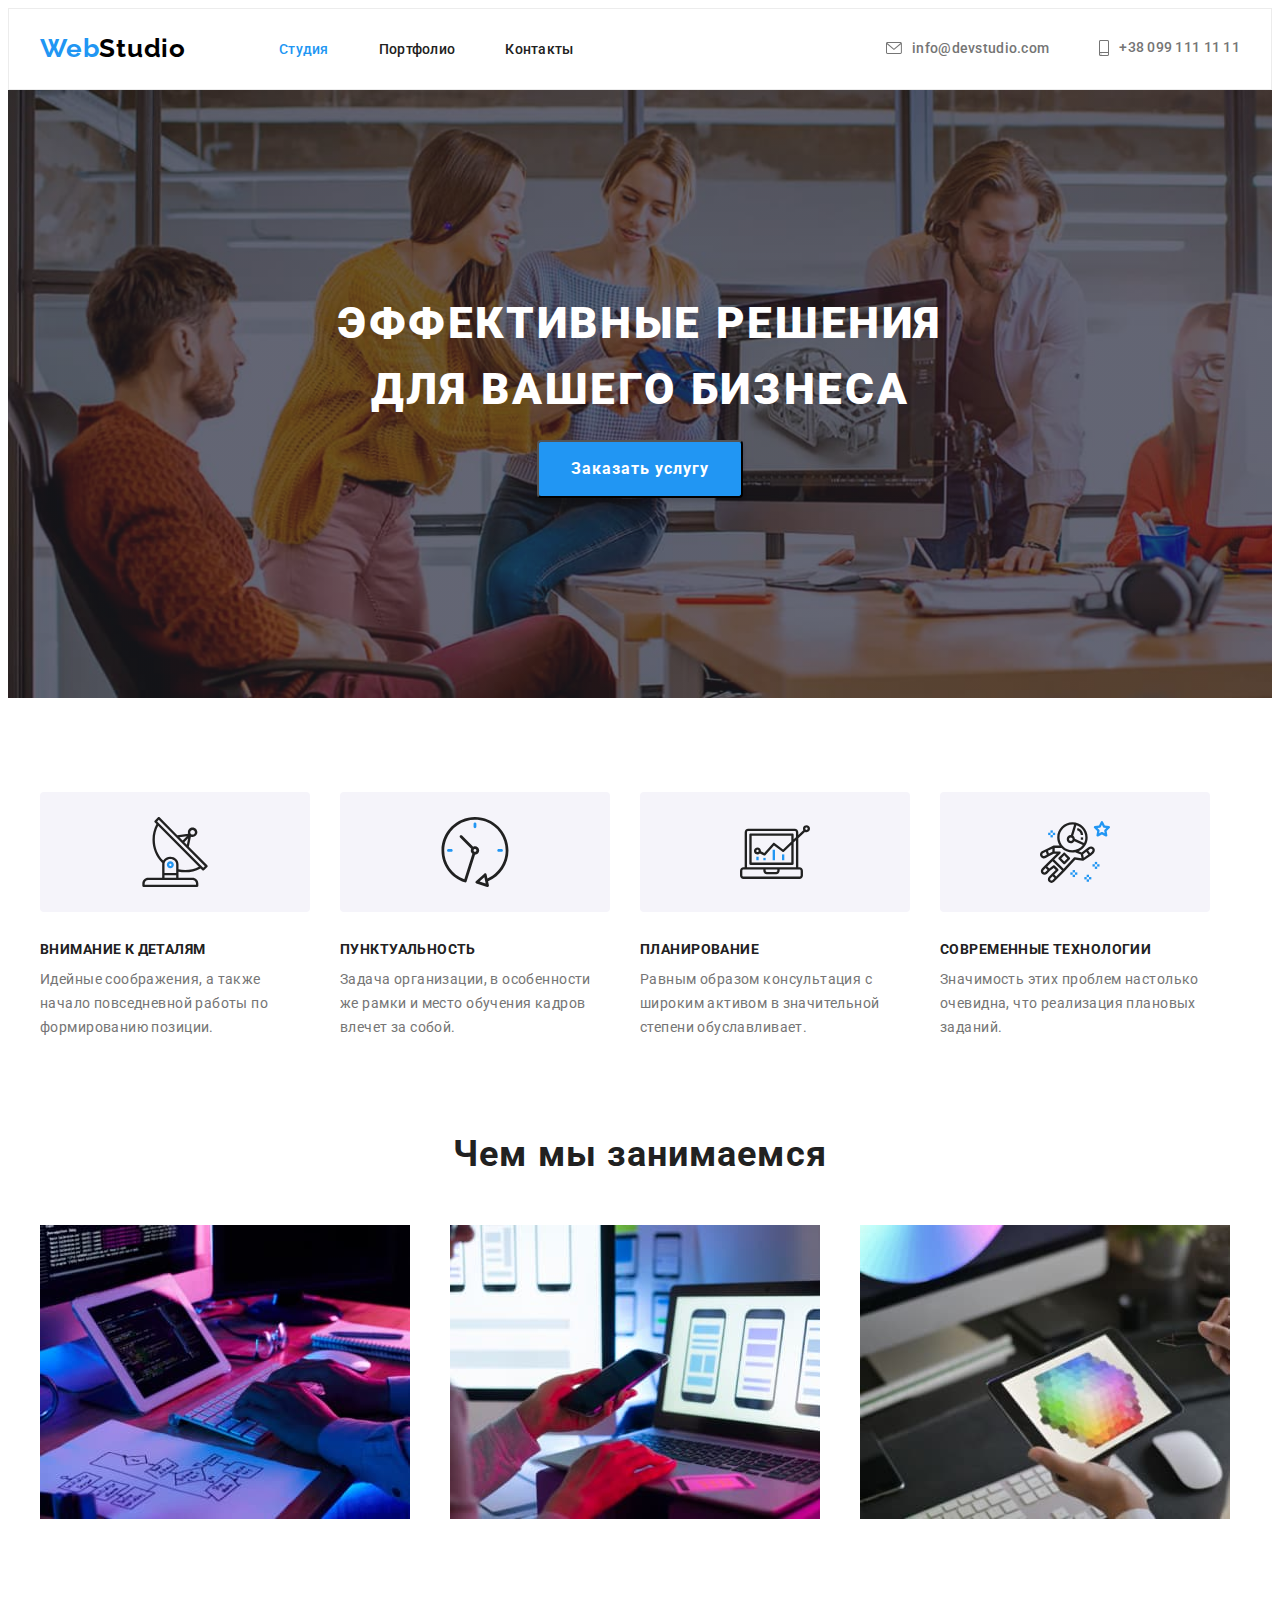
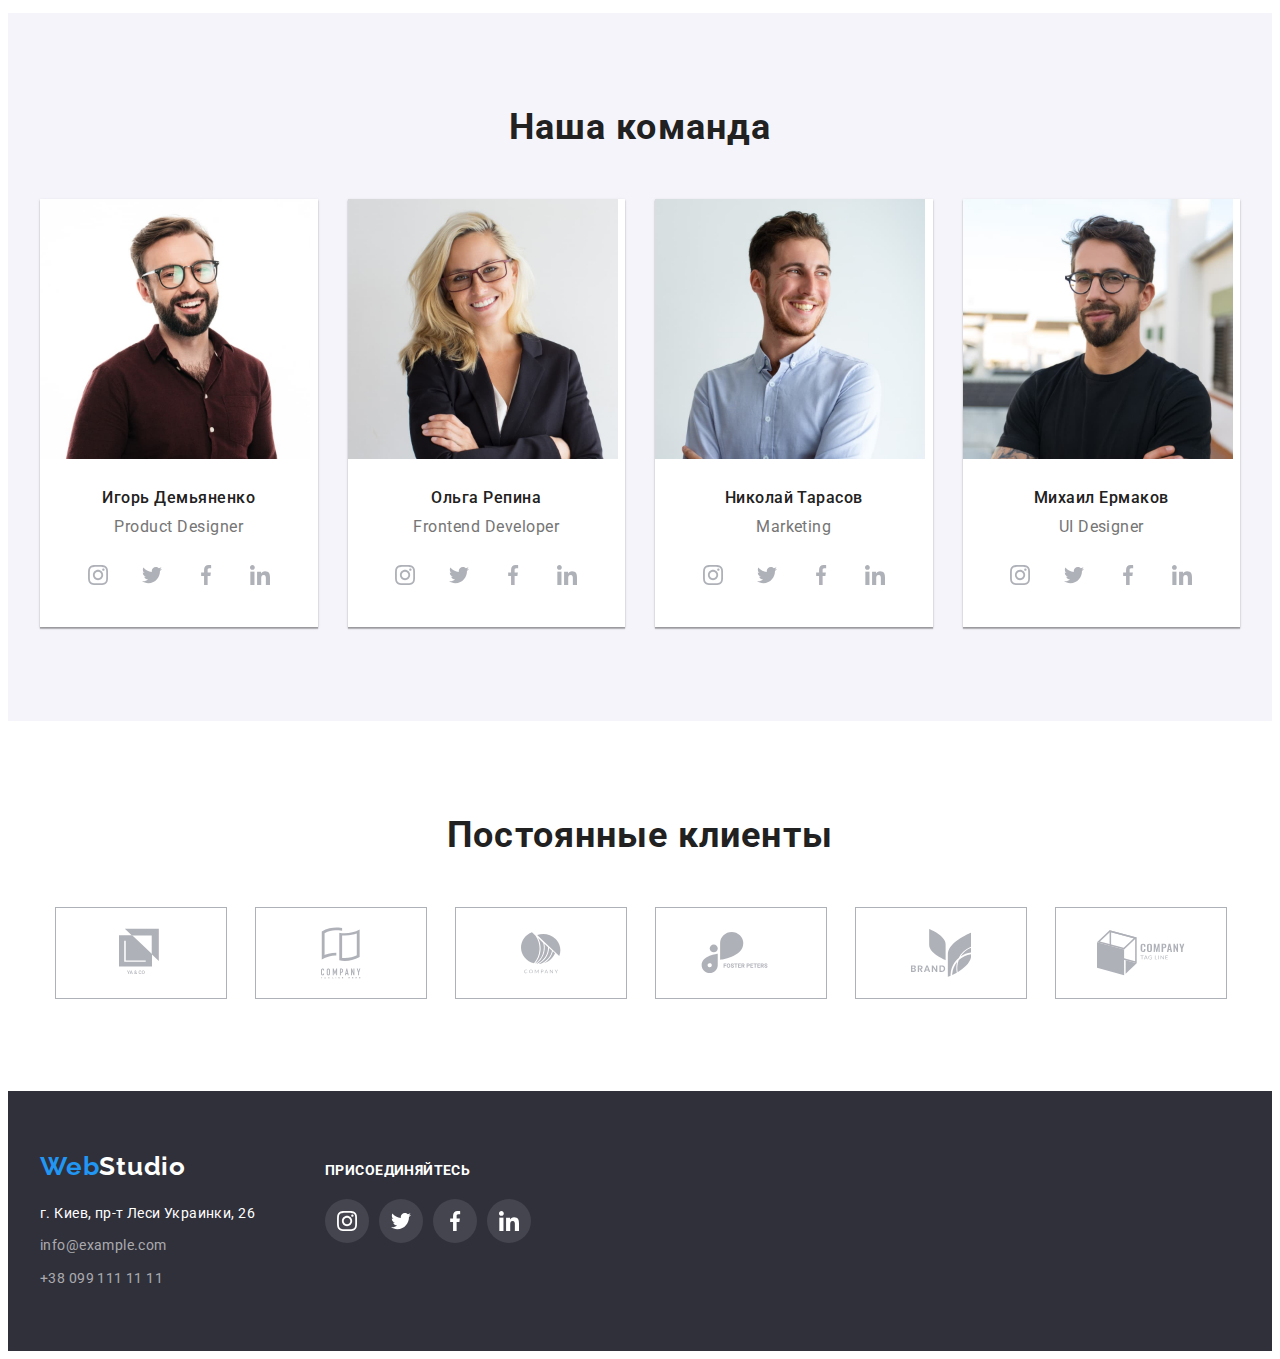
<file: index.html>
<!DOCTYPE html>
<html lang="ru">

<head>
    <meta charset="UTF-8">
    <meta http-equiv="X-UA-Compatible" content="IE=edge">
    <meta name="viewport" content="width=device-width, initial-scale=1.0">
    <title>Эффективные решения для Вашего бизнеса</title>
    <link rel="preconnect" href="https://fonts.gstatic.com">
    <link 
        href="https://fonts.googleapis.com/css2?family=Raleway:wght@700&family=Roboto:wght@400;500;700;900&display=swap"
        rel="stylesheet">
    <link rel="stylesheet" href="https://cdnjs.cloudflare.com/ajax/libs/modern-normalize/1.0.0/modern-normalize.min.css"
        integrity="sha512-ISS7cAi1PEhQ8jnbJpJZMd29NlhNj4AWYyLOSp2CE/CsHxTCu+r+t0D2yoJudVrd0/8fTVPUVDzY5Tvli75u/g=="
        crossorigin="anonymous" />
    <link rel="stylesheet" href="./css/styles.css">

</head>

<body class="body">
    <header class="header">
        <div class="container">
            <nav class="navigation">
                <a class="logo-header logo-link link" href="./index.html"> Web<span class="logo-link-black">Studio</span></a>
                <ul class="navigation-list list">
                    <li class="navigation-item">
                        <a class="navigation-link link index" href="./index.html">Студия</a>
                    </li>
                    <li class="navigation-item">
                        <a class="navigation-link link" href="./portfolio.html">Портфолио</a>
                    </li>
                    <li class="navigation-item">
                        <a class="navigation-link link" href="">Контакты</a>
                    </li>
                </ul>
            </nav>
            <ul class="list contact-list">
                <li class="contact-item">
                    <a class="contact-link link" href="mailto:info@devstudio.com">
                        <svg class="contact-item-link-icon" width="16" height="12"> 
                            <use href="./images/sprites.svg#icon-mail"></use>
                        </svg>info@devstudio.com</a>
                </li>
                <li class="contact-item">
                    <a class="contact-link link" href="tel:+380991111111">
                        <svg class="contact-item-link-icon" width="10" height="16">
                            <use href="./images/sprites.svg#icon-smartphone"></use>
                        </svg>+38 099 111 11 11</a>
                </li>
            </ul>
        </div>        
    </header>
    <main class="main">
        <!--HERO-->
        <section class="hero">
            <div class="container">
                <h1 class="main-title" >Эффективные решения для вашего бизнеса</h1>
                <button class="modal-btn" type="button">Заказать услугу</button>
            </div>
        </section>
        <!--ABOUT-->
        <section class="about">
            <div class="container">
                <ul class="list">
                    <li class="about-item">
                        <div class="about-item-list-icon" >
                            <svg width="70px" height="70px">
                                <use href="./images/sprites.svg#icon-antenna"></use>
                            </svg>
                        </div>
                        <h3 class="list-about">Внимание к деталям</h3>
                        <p class="list-about-item">Идейные соображения, а также начало повседневной работы по формированию позиции.</p>
                    </li>
                    <li class="about-item">
                        <div class="about-item-list-icon" >
                            <svg width="70px" height="70px">
                                <use href="./images/sprites.svg#icon-clock"></use>
                            </svg>
                        </div>
                        <h3 class="list-about">Пунктуальность</h3>
                        <p class="list-about-item">Задача организации, в особенности же рамки и место обучения кадров влечет за собой.</p>
                    </li>
                    <li class="about-item">
                        <div class="about-item-list-icon" >
                            <svg width="70px" height="70px">
                                <use href="./images/sprites.svg#icon-diagram"></use>
                            </svg>
                        </div>
                        <h3 class="list-about">Планирование</h3>
                        <p class="list-about-item">Равным образом консультация с широким активом в значительной степени обуславливает.</p>
                    </li>
                    <li class="about-item">
                        <div class="about-item-list-icon" >
                            <svg width="70px" height="70px">
                                <use href="./images/sprites.svg#icon-astronaut"></use>
                            </svg>
                        </div>
                        <h3 class="list-about">Современные технологии</h3>
                        <p class="list-about-item">Значимость этих проблем настолько очевидна, что реализация плановых заданий.</p>
                    </li>
                </ul>
            </div>
        </section>
        <!--OUR-WORK-->
        <section class="our-work-section">
            <div class="container">
                <h2 class="title-our-work suptitle">Чем мы занимаемся</h2>
                <ul class="list our-work-section-list">
                    <li class="our-work-list">
                        <img class="img-our-work" src="./images/our-work/our-work-img-1.jpg" alt="пишем код" width="370" height="294">
                    </li>
                    <li class="our-work-list">
                        <img class="img-our-work" src="./images/our-work/our-work-img-2.jpg" alt="исправляяем ошибки в различного рода приложениях"
                            width="370" height="294">
                    </li>
                    <li class="our-work-list">
                        <img class="img-our-work" src="./images/our-work/our-work-img-3.jpg" alt="создаем приложения для работы/развлечений" width="370"
                            height="294">
                    </li>
                </ul>
            </div>
        </section>
        <!--TEAM-->
        <section class="team-section">
            <div class="container">
                <h2 class="title-list-team suptitle">Наша команда</h2>
                <ul class="list section-team-list">
                    <li class="team-list">
                        <img class="img-team" src="./images/team/igor-img-1.jpg" alt="корткостриженный улыбающийся мужчина в очках" width="270"
                            height="260">
                        <div class="list-team-wrapper">
                            <h3 class="list-team-name">Игорь Демьяненко</h3>
                            <p class="list-team-position" lang="en">Product Designer</p>
                            <ul class="social-list list">
                                <li class="social-list-item">
                                    <a href="" class="social-list-link">
                                        <svg class="social-list-icon" width="20px" height="20px">
                                            <use href="./images/sprites.svg#icon-instagram"></use>
                                        </svg>
                                    </a>
                                </li>
                                <li class="social-list-item">
                                    <a href="" class="social-list-link">
                                        <svg class="social-list-icon" width="20px" height="20px">
                                            <use href="./images/sprites.svg#icon-twitter"></use>
                                        </svg>
                                    </a>
                                </li>
                                <li class="social-list-item">
                                    <a href="" class="social-list-link">
                                        <svg class="social-list-icon" width="20px" height="20px">
                                            <use href="./images/sprites.svg#icon-facebook"></use>
                                        </svg>
                                    </a>
                                </li>
                                <li class="social-list-item">
                                    <a href="" class="social-list-link">
                                        <svg class="social-list-icon" width="20px" height="20px">
                                            <use href="./images/sprites.svg#icon-linkedin"></use>
                                        </svg>
                                    </a>
                                </li>
                            </ul>
                        </div>
                    </li>
                    <li class="team-list">
                        <img class="img-team" src="./images/team/olga-img-2.jpg" alt="улыбающаяся длинноволосая блондинка" width="270" height="260">
                        <div class="list-team-wrapper">
                            <h3 class="list-team-name">Ольга Репина</h3>
                            <p class="list-team-position" lang="en">Frontend Developer</p>
                             <ul class="social-list list">
                                <li class="social-list-item">
                                    <a href="" class="social-list-link">
                                        <svg class="social-list-icon" width="20px" height="20px">
                                            <use href="./images/sprites.svg#icon-instagram"></use>
                                        </svg>
                                    </a>
                                </li>
                                <li class="social-list-item">
                                    <a href="" class="social-list-link">
                                        <svg class="social-list-icon" width="20px" height="20px">
                                            <use href="./images/sprites.svg#icon-twitter"></use>
                                        </svg>
                                    </a>
                                </li>
                                <li class="social-list-item">
                                    <a href="" class="social-list-link">
                                        <svg class="social-list-icon" width="20px" height="20px">
                                            <use href="./images/sprites.svg#icon-facebook"></use>
                                        </svg>
                                    </a>
                                </li>
                                <li class="social-list-item">
                                    <a href="" class="social-list-link">
                                        <svg class="social-list-icon" width="20px" height="20px">
                                            <use href="./images/sprites.svg#icon-linkedin"></use>
                                        </svg>
                                    </a>
                                </li>
                            </ul>
                        </div>
                    </li>
                    <li class="team-list">
                        <img class="img-team" src="./images/team/kolya-img-3.jpg" alt="короткостриженный улыбающийся мужчина" width="270" height="260">
                        <div class="list-team-wrapper">
                            <h3 class="list-team-name">Николай Тарасов</h3>
                            <p class="list-team-position" lang="en">Marketing</p>
                             <ul class="social-list list">
                                <li class="social-list-item">
                                    <a href="" class="social-list-link">
                                        <svg class="social-list-icon" width="20px" height="20px">
                                            <use href="./images/sprites.svg#icon-instagram"></use>
                                        </svg>
                                    </a>
                                </li>
                                <li class="social-list-item">
                                    <a href="" class="social-list-link">
                                        <svg class="social-list-icon" width="20px" height="20px">
                                            <use href="./images/sprites.svg#icon-twitter"></use>
                                        </svg>
                                    </a>
                                </li>
                                <li class="social-list-item">
                                    <a href="" class="social-list-link">
                                        <svg class="social-list-icon" width="20px" height="20px">
                                            <use href="./images/sprites.svg#icon-facebook"></use>
                                        </svg>
                                    </a>
                                </li>
                                <li class="social-list-item">
                                    <a href="" class="social-list-link">
                                        <svg class="social-list-icon" width="20px" height="20px">
                                            <use href="./images/sprites.svg#icon-linkedin"></use>
                                        </svg>
                                    </a>
                                </li>
                            </ul>
                        </div>
                    </li>
                    <li class="team-list">
                        <img class="img-team" src="./images/team/misha-img-4.jpg" alt="короткостриженный улыбающийся мужчина" width="270" height="260">
                        <div class="list-team-wrapper">
                            <h3 class="list-team-name">Михаил Ермаков</h3>
                            <p class="list-team-position" lang="en">UI Designer</p>
                             <ul class="social-list list">
                                <li class="social-list-item">
                                    <a href="" class="social-list-link">
                                        <svg class="social-list-icon" width="20px" height="20px">
                                            <use href="./images/sprites.svg#icon-instagram"></use>
                                        </svg>
                                    </a>
                                </li>
                                <li class="social-list-item">
                                    <a href="" class="social-list-link">
                                        <svg class="social-list-icon" width="20px" height="20px">
                                            <use href="./images/sprites.svg#icon-twitter"></use>
                                        </svg>
                                    </a>
                                </li>
                                <li class="social-list-item">
                                    <a href="" class="social-list-link">
                                        <svg class="social-list-icon" width="20px" height="20px">
                                            <use href="./images/sprites.svg#icon-facebook"></use>
                                        </svg>
                                    </a>
                                </li>
                                <li class="social-list-item">
                                    <a href="" class="social-list-link">
                                        <svg class="social-list-icon" width="20px" height="20px">
                                            <use href="./images/sprites.svg#icon-linkedin"></use>
                                        </svg>
                                    </a>
                                </li>
                            </ul>
                        </div>
                    </li>
                </ul>
            </div>
        </section>
        <!--CLIENTS-->
        <section class="client-section">
            <div class="container">
                <h2 class="client-title suptitle">Постоянные клиенты</h2>
                <ul class="client-list list">
                    <li class="client-list-item">
                        <a href="" class="client-list-link">
                            <svg class="client-list-icon" width="44" height="50">
                                <use href="./images/sprites.svg#icon-company-1"></use>
                            </svg>
                        </a>
                    </li>
                    <li class="client-list-item">
                        <a href="" class="client-list-link">
                            <svg class="client-list-icon" width="40" height="52">
                                <use href="./images/sprites.svg#icon-company-2"></use>
                            </svg>
                        </a>
                    </li>
                    <li class="client-list-item">
                        <a href="" class="client-list-link">
                            <svg class="client-list-icon" width="40" height="42">
                                <use href="./images/sprites.svg#icon-company-3"></use>
                            </svg>
                        </a>
                    </li>
                    <li class="client-list-item">
                        <a href="" class="client-list-link">
                            <svg class="client-list-icon" width="82" height="42">
                                <use href="./images/sprites.svg#icon-company-4"></use>
                            </svg>
                        </a>
                    </li>
                    <li class="client-list-item">
                        <a href="" class="client-list-link">
                            <svg class="client-list-icon" width="60" height="48">
                                <use href="./images/sprites.svg#icon-company-5"></use>
                            </svg>
                        </a>
                    </li>
                    <li class="client-list-item">
                        <a href="" class="client-list-link">
                            <svg class="client-list-icon" width="88" height="46">
                                <use href="./images/sprites.svg#icon-company-6"></use>
                            </svg>
                        </a>
                    </li>
                </ul>
            </div>
        </section>
    </main>
    <footer class="footer">
        <div class="container">
            <div class="section-footer-logo-adress">
                <a class="logo-footer logo-link link" href="./index.html"> Web<span class="logo-link-white">Studio</span></a>
                <address class="address">
                    <ul class="list footer-list">
                        <li class="footer-address-list">
                            <a class="footer-address link" href="https://goo.gl/maps/CNWoaTKzeVFjFcxj6" target="_blank" rel="noopener noreferrer">г. Киев, пр-т Леси Украинки, 26</a>
                        </li>
                        <li class="footer-address-list">
                            <a class="footer-mail-tel link" href="mailto:info@example.com">info@example.com</a>
                        </li>
                        <li class="footer-address-list">
                            <a class="footer-mail-tel link" href="tel:+380991111111">+38 099 111 11 11</a>
                        </li>
                    </ul>
                </address>
            </div>
            <div class="section-footer-social-list">
                <p class="footer-link-title">Присоединяйтесь</p>
                <ul class="footer-social-list list">
                    <li class="footer-social-list-item">
                        <a href="" class="footer-social-list-link">
                            <svg class="footer-social-list-icon" width="20x" height="20px">
                                <use href="./images/sprites.svg#icon-instagram"></use>
                            </svg>
                        </a>
                    </li>
                    <li class="footer-social-list-item">
                        <a href="" class="footer-social-list-link">
                            <svg class="footer-social-list-icon" width="20x" height="20px">
                                <use href="./images/sprites.svg#icon-twitter"></use>
                            </svg>
                        </a>
                    </li>
                    <li class="footer-social-list-item">
                        <a href="" class="footer-social-list-link">
                            <svg class="footer-social-list-icon" width="20x" height="20px">
                                <use href="./images/sprites.svg#icon-facebook"></use>
                            </svg>
                        </a>
                    </li>
                    <li class="footer-social-list-item">
                        <a href="" class="footer-social-list-link">
                            <svg class="footer-social-list-icon" width="20x" height="20px">
                                <use href="./images/sprites.svg#icon-linkedin"></use>
                            </svg>
                        </a>
                    </li>
                </ul>
            </div>
        </div>
    </footer>    
</body>

</html>
</file>
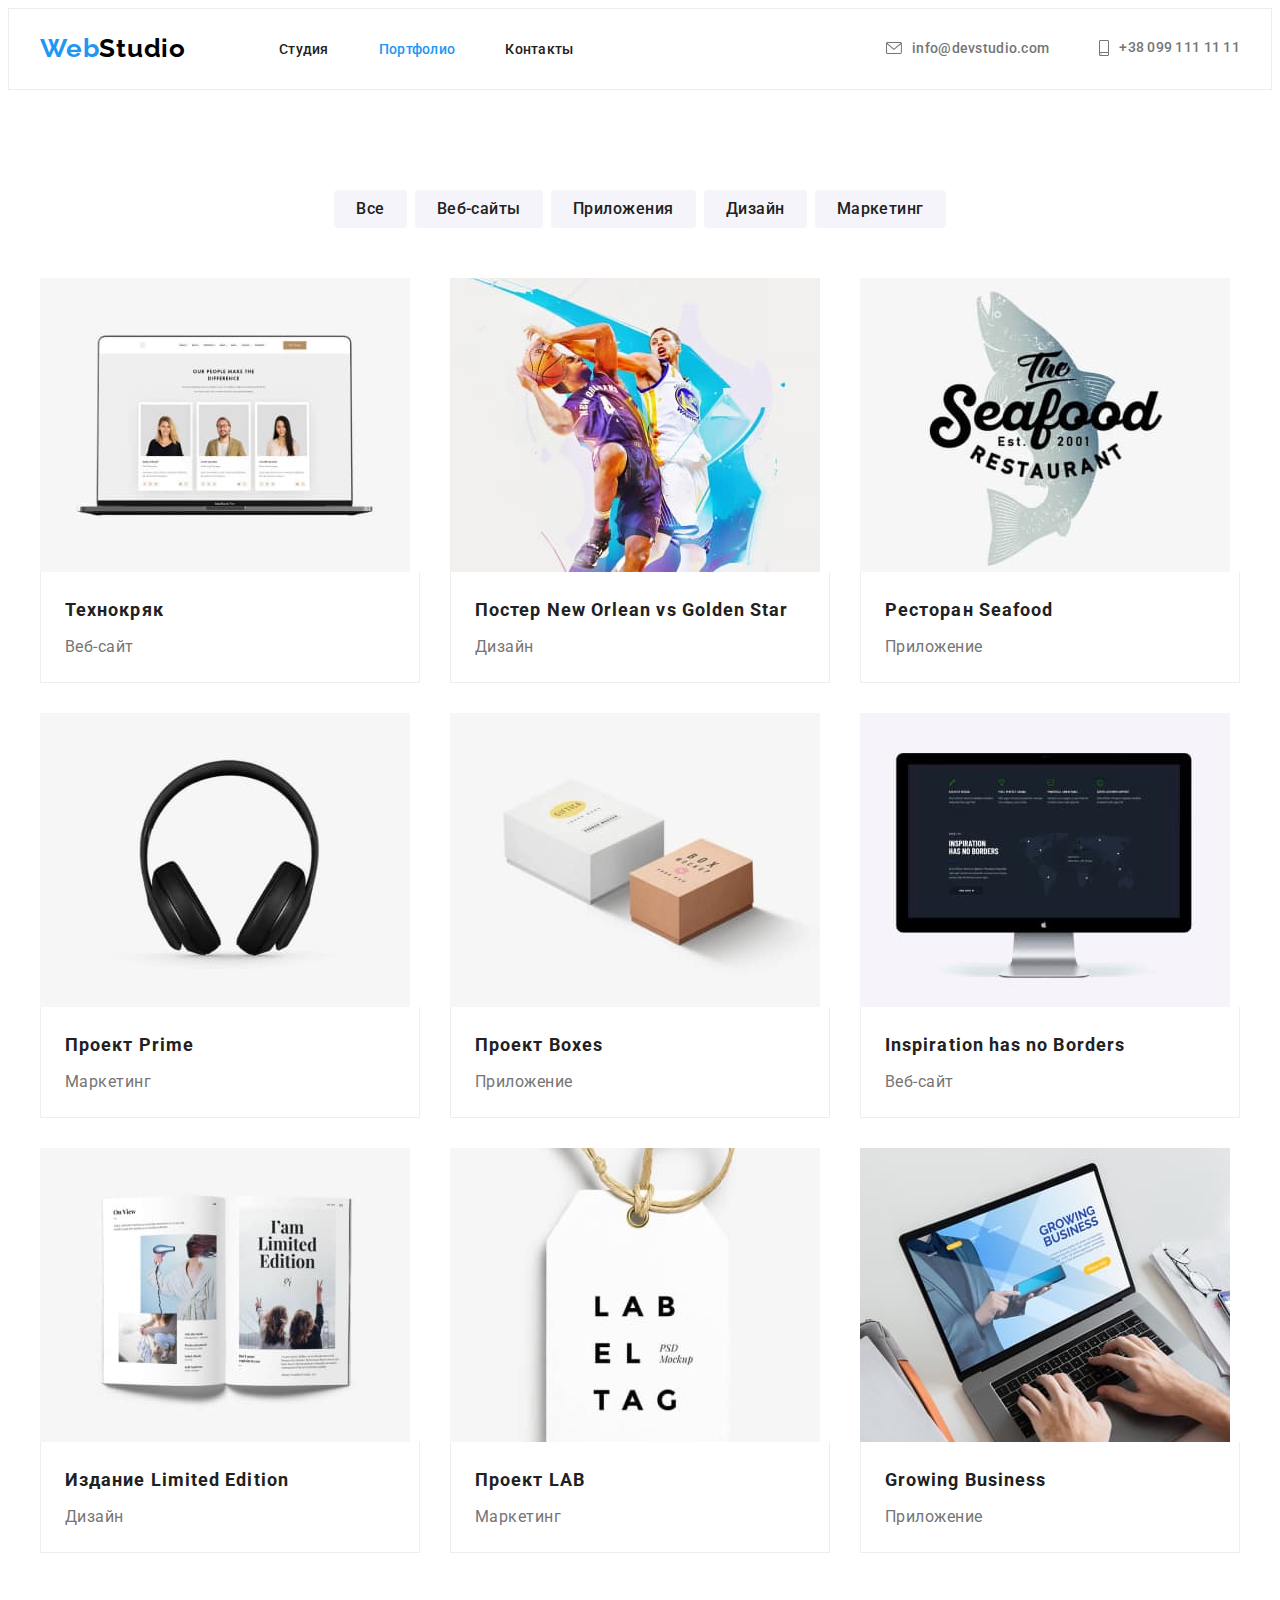
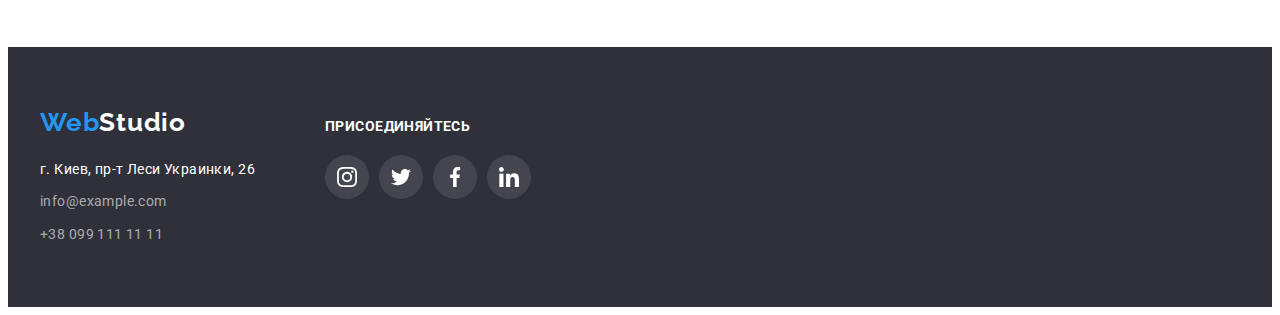
<file: portfolio.html>
<!DOCTYPE html>
<html lang="ru">

<head>
    <meta charset="UTF-8">
    <meta http-equiv="X-UA-Compatible" content="IE=edge">
    <meta name="viewport" content="width=device-width, initial-scale=1.0">
    <title>Портфолио</title>
    <link rel="preconnect" href="https://fonts.gstatic.com">
    <link 
        href="https://fonts.googleapis.com/css2?family=Raleway:wght@700&family=Roboto:wght@400;500;700;900&display=swap"
        rel="stylesheet">
    <link rel="stylesheet" href="https://cdnjs.cloudflare.com/ajax/libs/modern-normalize/1.0.0/modern-normalize.min.css"
        integrity="sha512-ISS7cAi1PEhQ8jnbJpJZMd29NlhNj4AWYyLOSp2CE/CsHxTCu+r+t0D2yoJudVrd0/8fTVPUVDzY5Tvli75u/g=="
        crossorigin="anonymous" />
    <link rel="stylesheet" href="./css/styles.css">

</head>

<body class="body">
    <header class="header">
        <div class="container">
            <nav class="navigation">
                <a class="logo-header logo-link link" href="./index.html"> Web<span
                        class="logo-link-black">Studio</span></a>
                <ul class="navigation-list list">
                    <li class="navigation-item">
                        <a class="navigation-link link" href="./index.html">Студия</a>
                    </li>
                    <li class="navigation-item">
                        <a class="navigation-link link portfolio" href="./portfolio.html">Портфолио</a>
                    </li>
                    <li class="navigation-item">
                        <a class="navigation-link link" href="">Контакты</a>
                    </li>
                </ul>
            </nav>
            <ul class="list contact-list">
                <li class="contact-item">
                    <a class="contact-link link" href="mailto:info@devstudio.com">
                        <svg class="contact-item-link-icon" width="16" height="12">
                            <use href="./images/sprites.svg#icon-mail"></use>
                        </svg>info@devstudio.com</a>
                </li>
                <li class="contact-item">
                    <a class="contact-link link" href="tel:+380991111111">
                        <svg class="contact-item-link-icon" width="10" height="16">
                            <use href="./images/sprites.svg#icon-smartphone"></use>
                        </svg>+38 099 111 11 11</a>
                </li>
            </ul>
        </div>
    </header>
    
    <main class="portfolio-main">
        <h1 class="visually-hidden">Portfolio</h1>
         <section class="portfolio-section">
             <div class="container">
                <ul class="list portfolio-btn-container">
                    <li class="portfolio-btn-list">
                        <button class="portfolio-btn link" type="button">Все</button>
                    </li>
                    <li class="portfolio-btn-list">
                        <button class="portfolio-btn link" type="button">Веб-сайты</button>
                    </li>
                    <li class="portfolio-btn-list">
                        <button class="portfolio-btn link" type="button">Приложения</button>
                    </li>
                    <li class="portfolio-btn-list">
                        <button class="portfolio-btn link" type="button">Дизайн</button>
                    </li>
                    <li class="portfolio-btn-list">
                        <button class="portfolio-btn link" type="button">Маркетинг</button>
                    </li>
                </ul>
            
                <ul class="portfolio-our-project-container">
                    <li class="list portfolio-our-project-list">
                        <a class="link" href="">
                            <img class="img-portfolio" src="./images/portfolio/our-projects-1.jpg" alt="монитор ноутбука, на котором три фотокарточки людей с пояснениями" width="370" height="294">
                            <div class="portfolio-our-project-wrapper">
                                <h2 class="portfolio-our-project-title">Технокряк</h2>
                                <p class="portfolio-our-projects">Веб-сайт</p>
                            </div>
                        </a>
                        </li>
                    <li class="list portfolio-our-project-list">
                        <a class="link" href="">
                            <img class="img-portfolio" src="./images/portfolio/our-projects-2.jpg" alt="два баскетболиста в синей и белой форме борются за мяч в прыжке" width="370" height="294">
                            <div class="portfolio-our-project-wrapper">
                                <h2 class="portfolio-our-project-title">Постер <span lang="en">New Orlean vs Golden Star</span></h2>
                                <p class="portfolio-our-projects">Дизайн</p>
                            </div>
                        </a>
                    </li>
                    <li class="list portfolio-our-project-list">
                        <a class="link" href="">
                            <img class="img-portfolio" src="./images/portfolio/our-projects-3.jpg" alt="логотип ресторана Сиафуд " width="370" height="294">
                            <div class="portfolio-our-project-wrapper">
                                <h2 class="portfolio-our-project-title">Ресторан <span lang="en">Seafood</span></h2>
                                <p class="portfolio-our-projects">Приложение</p>
                            </div>
                        </a>
                    </li>
                    <li class="list portfolio-our-project-list">
                        <a class="link" href="">
                            <img class="img-portfolio" src="./images/portfolio/our-projects-4.jpg" alt="черные наушники на белом фоне" width="370" height="294">
                            <div class="portfolio-our-project-wrapper">
                                <h2 class="portfolio-our-project-title">Проект <span lang="en">Prime</span></h2>
                                <p class="portfolio-our-projects">Маркетинг</p>
                            </div>
                        </a>
                    </li>
                    <li class="list portfolio-our-project-list">
                        <a class="link" href="">
                            <img class="img-portfolio" src="./images/portfolio/our-projects-5.jpg" alt="две коробочки белого и коричневого цвета" width="370" height="294">
                            <div class="portfolio-our-project-wrapper">
                                <h2 class="portfolio-our-project-title">Проект <span lang="en">Boxes</span></h2>
                                <p class="portfolio-our-projects">Приложение</p>
                            </div>
                        </a>
                    </li>
                    <li class="list portfolio-our-project-list">
                        <a class="link" href="">
                            <img class="img-portfolio" src="./images/portfolio/our-projects-6.jpg" alt="монитор эппл с открытым веб-сайтом " width="370" height="294">
                            <div class="portfolio-our-project-wrapper">
                                <h2 class="portfolio-our-project-title">Inspiration has no Borders</h2>
                                <p class="portfolio-our-projects">Веб-сайт</p>
                            </div>
                        </a>
                    </li>
                    <li class="list portfolio-our-project-list">
                        <a class="link" href="">
                            <img class="img-portfolio" src="./images/portfolio/our-projects-7.jpg" alt="книга в раскрытом виде с надписью на английском языке - я лимитировання серия" width="370" height="294">
                            <div class="portfolio-our-project-wrapper">
                                <h2 class="portfolio-our-project-title">Издание <span lang="en">Limited Edition</span></h2>
                                <p class="portfolio-our-projects">Дизайн</p>
                            </div>
                        </a>
                    </li>
                    <li class="list portfolio-our-project-list">
                        <a class="link" href="">
                            <img class="img-portfolio" src="./images/portfolio/our-projects-8.jpg" alt="подвесочка белого цвета" width="370" height="294">
                            <div class="portfolio-our-project-wrapper">
                                <h2 class="portfolio-our-project-title">Проект <span lang="en">LAB</span></h2>
                                <p class="portfolio-our-projects">Маркетинг</p>
                            </div>
                        </a>
                    </li>
                    <li class="list portfolio-our-project-list">
                        <a class="link" href="">
                            <img class="img-portfolio" src="./images/portfolio/our-projects-9.jpg" alt="фото сверху как мужчина работает за ноутбуком" width="370" height="294">
                            <div class="portfolio-our-project-wrapper">
                                <h2 class="portfolio-our-project-title">Growing Business</h2>
                                <p class="portfolio-our-projects">Приложение</p>
                            </div>
                        </a>
                    </li>
                </ul>
            </div>
        </section>
    </main>
    
    <footer class="footer">
        <div class="container">
            <div class="section-footer-logo-adress">
                <a class="logo-footer logo-link link" href="./index.html"> Web<span
                        class="logo-link-white">Studio</span></a>
                <address class="address">
                    <ul class="list footer-list">
                        <li class="footer-address-list">
                            <a class="footer-address link" href="https://goo.gl/maps/CNWoaTKzeVFjFcxj6" target="_blank"
                                rel="noopener noreferrer">г. Киев, пр-т Леси Украинки, 26</a>
                        </li>
                        <li class="footer-address-list">
                            <a class="footer-mail-tel link" href="mailto:info@example.com">info@example.com</a>
                        </li>
                        <li class="footer-address-list">
                            <a class="footer-mail-tel link" href="tel:+380991111111">+38 099 111 11 11</a>
                        </li>
                    </ul>
                </address>
            </div>
            <div class="section-footer-social-list">
                <p class="footer-link-title">Присоединяйтесь</p>
                <ul class="footer-social-list list">
                    <li class="footer-social-list-item">
                        <a href="" class="footer-social-list-link">
                            <svg class="footer-social-list-icon" width="20x" height="20px">
                                <use href="./images/sprites.svg#icon-instagram"></use>
                            </svg>
                        </a>
                    </li>
                    <li class="footer-social-list-item">
                        <a href="" class="footer-social-list-link">
                            <svg class="footer-social-list-icon" width="20x" height="20px">
                                <use href="./images/sprites.svg#icon-twitter"></use>
                            </svg>
                        </a>
                    </li>
                    <li class="footer-social-list-item">
                        <a href="" class="footer-social-list-link">
                            <svg class="footer-social-list-icon" width="20x" height="20px">
                                <use href="./images/sprites.svg#icon-facebook"></use>
                            </svg>
                        </a>
                    </li>
                    <li class="footer-social-list-item">
                        <a href="" class="footer-social-list-link">
                            <svg class="footer-social-list-icon" width="20x" height="20px">
                                <use href="./images/sprites.svg#icon-linkedin"></use>
                            </svg>
                        </a>
                    </li>
                </ul>
            </div>
        </div>
    </footer>
    
</body>
</html>
</file>
<file: css/styles.css>
/* =================HTML================= */

:root {
  --main-font: 'Roboto', sans-serif;
  --secondary-font: 'Raleway', sans-serif;
  --main-color: #212121;
  --accent-color: #2196f3;
  --secondary-color: #757575;
  --background-btn-color: #f5f4fa;
  --header-background-color: #ffffff;
  --footer-background-color: #2f303a;
  --logo-link-black-color: #000000;
  --footer-mail-tel: rgba(255, 255, 255, 0.6);
  --social-link-color: #afb1b8;
}

.link {
  text-decoration: none;
}

.list {
  list-style: none;
}

h1,
h2,
h3,
h4,
h5,
h6,
p,
ul,
ol {
  margin: 0px;
  padding: 0px;
}

.body {
  font-family: 'Roboto', sans-serif;
}

.container {
  width: 1200px;
  margin: 0 auto;
  padding-left: 15px;
  padding-right: 15px;
}

/* ============HEADER========== */

.header {
  background-color: var(--header-background-color);
  padding-top: 24px;
  padding-bottom: 25px;
  border: 1px solid #ececec;
}

.header .container {
  display: flex;
  align-items: center;
}

.navigation {
  display: flex;
  align-items: center;
}

.logo-link {
  font-family: var(--secondary-font);
  font-style: normal;
  font-weight: 700;
  font-size: 26px;
  line-height: 1.19;
  letter-spacing: 0.03em;
  color: var(--accent-color);
}

.logo-header {
  margin-right: 93px;
}

.logo-link-black {
  color: var(--logo-link-black-color);
}

.navigation-list {
  display: flex;
  align-items: center;
}

.navigation-item:not(:last-child) {
  margin-right: 50px;
}

.navigation-link {
  font-weight: 500;
  font-size: 14px;
  line-height: 1.14;
  letter-spacing: 0.02em;
  color: var(--main-color);
  padding-top: 32px;
  padding-bottom: 32px;
}

.navigation-link:hover,
.navigation-link:focus {
  color: var(--accent-color);
}

.contact-list {
  display: flex;
  align-items: center;
  justify-content: center;
  margin-left: auto;
  height: 30px;
}

.contact-item:not(:last-child) {
  margin-right: 50px;
}

.contact-link {
  display: flex;
  align-items: center;
  font-weight: 500;
  font-size: 14px;
  line-height: 1.14;
  letter-spacing: 0.02em;
  color: var(--secondary-color);
  padding-top: 32px;
  padding-bottom: 32px;
}

.contact-item-link-icon {
  fill: var(--secondary-color);
  margin-right: 10px;
}

.contact-link:hover svg,
.contact-link:focus svg {
  fill: var(--accent-color);
}

.contact-link:hover,
.contact-link:focus {
  color: var(--accent-color);
}

/* ============MAIN-INDEX========== */

.index {
  color: var(--accent-color);
}

/* ============HERO========== */

.hero {
  text-align: center;
  margin: 0 auto;
  background-color: var(--footer-background-color);
  background-image: linear-gradient(
      rgba(47, 48, 58, 0.4),
      rgba(47, 48, 58, 0.4)
    ),
    url(../images/hero/bg.jpg);
  background-repeat: no-repeat;
  background-size: cover;
  padding-top: 0px;
  padding-bottom: 0px;
  max-width: 1600px;
}

.hero .container {
  padding-top: 200px;
  padding-bottom: 200px;
}

.main-title {
  margin: 0 auto;
  font-weight: 900;
  font-size: 44px;
  line-height: 1.5;
  letter-spacing: 0.06em;
  text-transform: uppercase;
  color: var(--header-background-color);
  width: 696px;
  height: 120px;
  margin-bottom: 30px;
}

.modal-btn {
  font-family: var(--main-font);
  display: inline-block;
  min-width: 200px;
  padding: 12px 32px;
  background: var(--accent-color);
  box-shadow: 0px 4px 4px rgba(0, 0, 0, 0.15);
  border-radius: 4px;
  font-weight: 700;
  font-size: 16px;
  line-height: 1.87;
  letter-spacing: 0.06em;
  cursor: pointer;
  color: var(--header-background-color);
  background-color: var(--accent-color);
}

/* ============ABOUT========== */

.about {
  padding-bottom: 47px;
  padding-top: 94px;
}

.about-item {
  width: 270px;
}

.about-item-list-icon {
  display: flex;
  align-items: center;
  justify-content: center;
  width: 270px;
  height: 120px;
  background: #f5f4fa;
  border-radius: 4px;
  margin-bottom: 30px;
}

.about-item:not(:last-child) {
  margin-right: 30px;
}

.list-about {
  font-weight: 700;
  font-size: 14px;
  line-height: 1.14;
  letter-spacing: 0.03em;
  text-transform: uppercase;
  color: var(--main-color);
  margin-bottom: 10px;
}

.list-about-item {
  font-weight: 400;
  font-size: 14px;
  line-height: 1.71;
  letter-spacing: 0.03em;
  color: var(--secondary-color);
  width: 270px;
}

.about .container .list {
  display: flex;
  align-items: center;
}

/* ============OUR-WORK========== */

.img-our-work {
  display: block;
}

.our-work-section {
  padding-top: 47px;
  padding-bottom: 94px;
}

.title-our-work {
  font-weight: 700;
  font-size: 36px;
  line-height: 1.16;
  text-align: center;
  letter-spacing: 0.03em;
  color: var(--main-color);
}

.suptitle {
  margin-bottom: 50px;
}

.our-work-section-list {
  display: flex;
  align-items: center;
  margin-right: -30px;
  margin-top: -30px;
}

.our-work-list {
  flex-basis: calc(100% / 3 - 30px);
  margin-right: 30px;
  margin-top: 30px;
}

/* ============TEAM========== */

.img-team {
  display: block;
}

.team-section {
  background-color: var(--background-btn-color);
  padding-top: 94px;
  padding-bottom: 94px;
}

.title-list-team {
  font-weight: 700;
  font-size: 36px;
  line-height: 1.16;
  text-align: center;
  letter-spacing: 0.03em;
  color: var(--main-color);
}

.list-team-name {
  font-weight: 500;
  font-size: 16px;
  line-height: 1.18;
  text-align: center;
  letter-spacing: 0.03em;
  color: var(--main-color);
  margin-bottom: 10px;
}

.section-team-list {
  display: flex;
  align-items: center;
  margin-top: -30px;
  margin-right: -30px;
}

.team-list {
  flex-basis: calc(100% / 4 - -30px);
  margin-top: 30px;
  margin-right: 30px;
  background-color: var(--header-background-color);
  box-shadow: 0px 1px 3px rgba(0, 0, 0, 0.12), 0px 1px 1px rgba(0, 0, 0, 0.14),
    0px 2px 1px rgba(0, 0, 0, 0.2);
}

.list-team-wrapper {
  padding: 30px 32px;
}

.list-team-position {
  font-weight: 400;
  font-size: 16px;
  line-height: 1.18;
  text-align: center;
  letter-spacing: 0.03em;
  color: var(--secondary-color);
  margin-bottom: 16px;
}

.social-list {
  display: flex;
  align-items: center;
  justify-content: center;
}

.social-list-item:not(:last-child) {
  margin-right: 10px;
}

.social-list-link {
  display: flex;
  align-items: center;
  justify-content: center;
  width: 44px;
  height: 44px;
  border-radius: 50%;
  fill: var(--social-link-color);
}

.social-list-link:hover,
.social-list-link:focus {
  fill: var(--header-background-color);
  background-color: var(--accent-color);
}

/* ==================CLIENTS=================== */

.client-section {
  padding-top: 94px;
  padding-bottom: 94px;
}

.client-list {
  display: flex;
  align-items: center;
  justify-content: center;
  margin: 0 auto;
}

.client-list-item {
  width: 170px;
  height: 90px;
}

.client-list-item:not(:last-child) {
  margin-right: 30px;
}

.client-list-link {
  display: flex;
  align-items: center;
  justify-content: center;
  cursor: pointer;
  width: 100%;
  height: 100%;
  fill: var(--social-link-color);
  border: solid 1px var(--social-link-color);
}

.client-list-link:hover,
.client-list-link:focus {
  fill: var(--accent-color);
  border: solid 1px var(--accent-color);
}

.client-title {
  font-weight: 700;
  font-size: 36px;
  line-height: 1.16;
  text-align: center;
  letter-spacing: 0.03em;
  color: var(--main-color);
}

/* =================PORTFOLIO================= */

.portfolio {
  color: var(--accent-color);
}

/* =================MAIN-PORTFOLIO================= */

.img-portfolio {
  display: block;
}

.visually-hidden {
  position: absolute !important;
  clip: rect(1px 1px 1px 1px); /* IE6, IE7 */
  clip: rect(1px, 1px, 1px, 1px);
  padding: 0 !important;
  border: 0 !important;
  height: 1px !important;
  width: 1px !important;
  overflow: hidden;
}

.portfolio-section {
  padding-top: 100px;
  padding-bottom: 94px;
  margin: 0 auto;
}

.portfolio-btn {
  font-family: inherit;
  font-weight: 500;
  font-size: 16px;
  line-height: 1.62;
  text-align: center;
  letter-spacing: 0.03em;
  color: var(--main-color);
  cursor: pointer;
  background-color: var(--background-btn-color);
  border: none;
  padding: 6px 22px;
  border-radius: 4px;
}

.portfolio-btn-container {
  display: flex;
  align-items: center;
  justify-content: center;
  margin-bottom: 50px;
}

.portfolio-btn-list:not(:last-child) {
  margin-right: 8px;
}

.portfolio-btn:hover,
.portfolio-btn:focus {
  color: var(--header-background-color);
  background-color: var(--accent-color);
  box-shadow: 0px 3px 1px rgba(0, 0, 0, 0.1), 0px 1px 2px rgba(0, 0, 0, 0.08),
    0px 2px 2px rgba(0, 0, 0, 0.12);
}

.portfolio-our-project-container {
  display: flex;
  flex-wrap: wrap;
  margin-right: -30px;
  margin-top: -30px;
}

.portfolio-our-project-list {
  flex-basis: calc(100% / 3 - 30px);
  /* width: 370px; */
  margin-right: 30px;
  margin-top: 30px;
}

.portfolio-our-project-list:hover,
.portfolio-our-project-list:focus {
  box-shadow: 0px 1px 1px rgba(0, 0, 0, 0.12), 0px 4px 4px rgba(0, 0, 0, 0.06),
    1px 4px 6px rgba(0, 0, 0, 0.16);
}

.portfolio-our-project-wrapper {
  padding: 20px 24px;
  border: 1px solid #eeeeee;
  border-top: none;
}

.portfolio-our-project-title {
  /* width: 322px;
  height: 36px; */
  font-weight: 700;
  font-size: 18px;
  line-height: 2;
  letter-spacing: 0.06em;
  color: var(--main-color);
  margin-bottom: 4px;
}

.portfolio-our-projects {
  font-weight: 400;
  font-size: 16px;
  line-height: 1.87;
  letter-spacing: 0.03em;
  color: var(--secondary-color);
  /* width: 322px;
  height: 30px; */
}

/* =================FOOTER================= */

.footer {
  display: flex;
  align-items: center;
  justify-content: center;
  background-color: var(--footer-background-color);
  padding-top: 60px;
  padding-bottom: 60px;
}

.footer .container {
  display: flex;
  align-items: baseline;
}

.section-footer-logo-adress {
  margin-right: 70px;
}

.address {
  font-style: normal;
  margin-top: 20px;
}

.section-footer-social-list {
  width: 206px;
  height: 80px;
  margin: 0;
  padding: 0;
  box-sizing: content-box;
}

.footer-link-title {
  font-family: var(--main-font);
  font-weight: 700;
  font-size: 14px;
  line-height: 1.14;
  letter-spacing: 0.03em;
  text-transform: uppercase;
  color: var(--header-background-color);
  margin-bottom: 20px;
}

.footer-social-list {
  display: flex;
  align-items: center;
  justify-content: center;
}

.footer-social-list-item:not(:last-child) {
  margin-right: 10px;
}

.footer-social-list-link {
  display: flex;
  align-items: center;
  justify-content: center;
  width: 44px;
  height: 44px;
  border-radius: 50%;
  fill: var(--header-background-color);
  background-color: rgba(255, 255, 255, 0.1);
}

.footer-social-list-link:hover,
.footer-social-list-link:focus {
  fill: var(--header-background-color);
  background-color: var(--accent-color);
}

.footer-list {
  display: flex;
  flex-direction: column;
  justify-content: flex-start;
  align-items: flex-start;
}

.footer-address-list:not(:last-child) {
  margin-bottom: 9px;
}

.footer-address {
  font-weight: 400;
  font-size: 14px;
  line-height: 1.71;
  letter-spacing: 0.03em;
  color: var(--header-background-color);
}

.footer-mail-tel {
  font-weight: 400;
  font-size: 14px;
  line-height: 1.71;
  letter-spacing: 0.03em;
  color: var(--footer-mail-tel);
}

.logo-link-white {
  color: var(--header-background-color);
}
</file>
